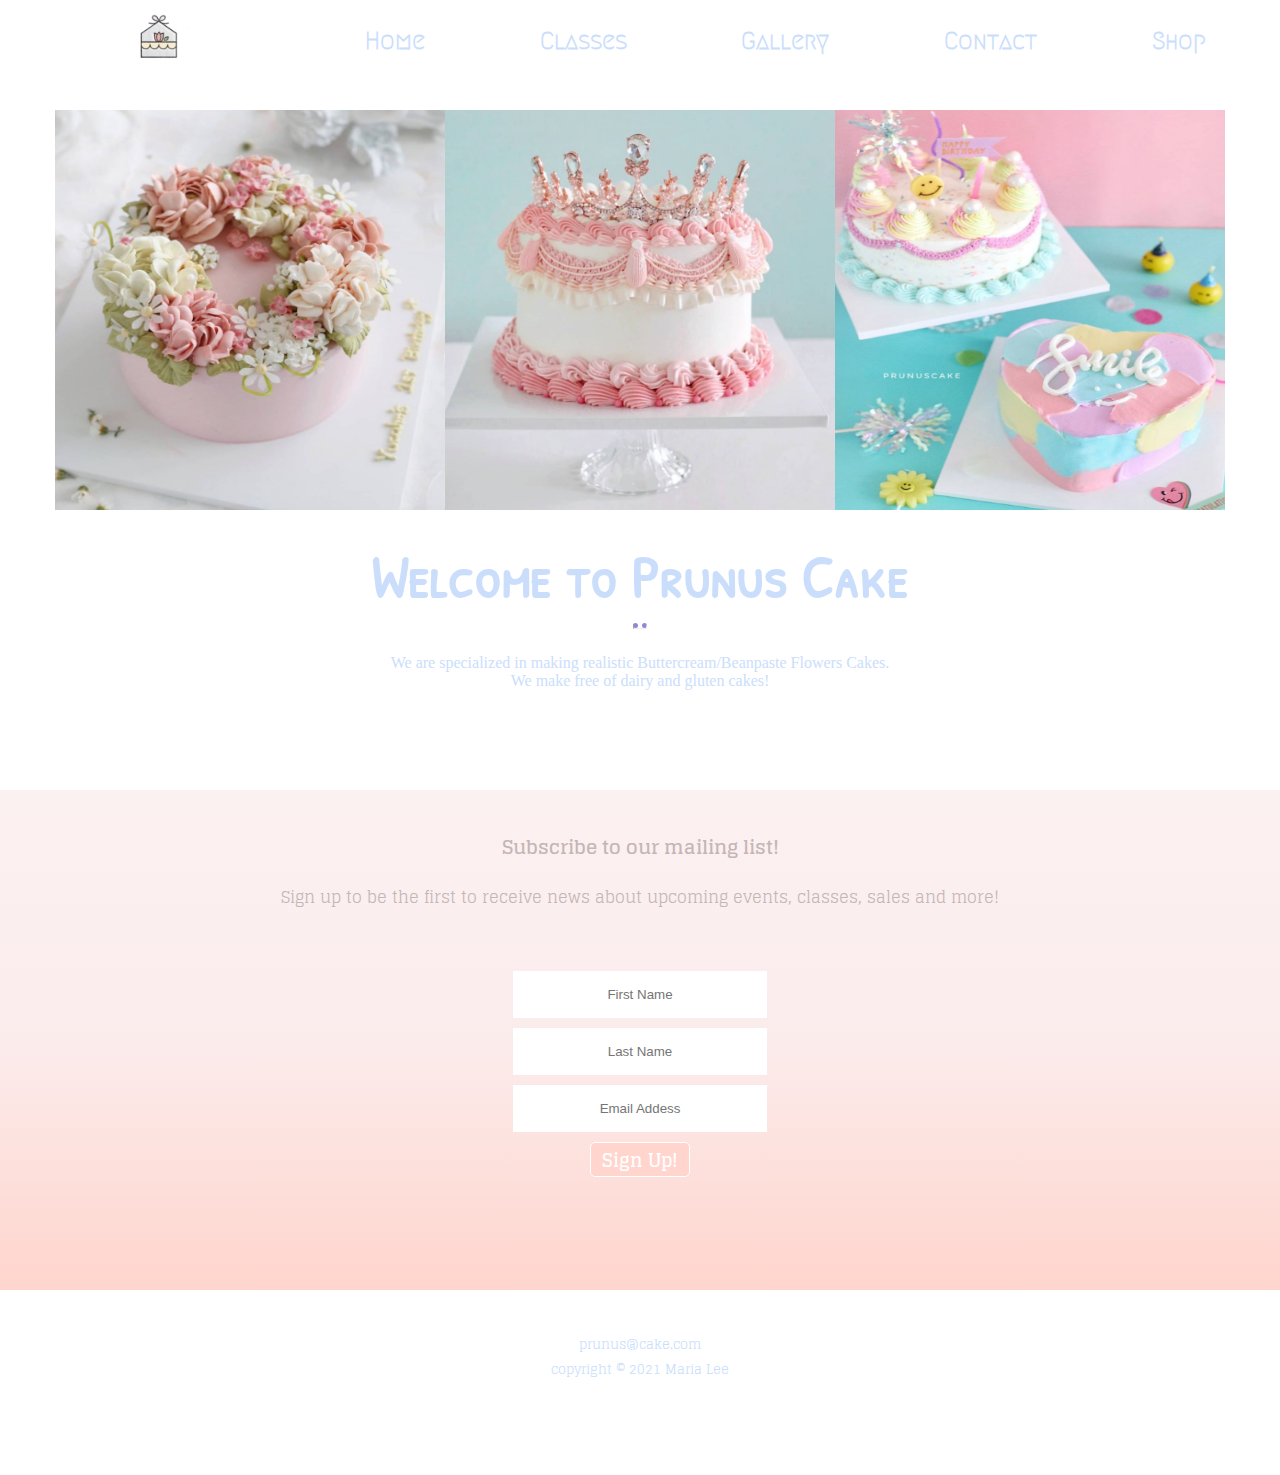
<file: index.html>
<!DOCTYPE html>
<html lang="en">
<head>
    <meta charset="UTF-8">
    <meta http-equiv="X-UA-Compatible" content="IE=edge">
    <meta name="viewport" content="width=device-width, initial-scale=1.0">
    <meta name="description" content="This is main page of Prunus Cake">
	<meta name="keywords" content="cakes, flower cakes,custom cakes, cake class">
	<meta name="author" content="Maria Lee">
    <link rel="stylesheet" href="style2.css">
    <link rel="preconnect" href="https://fonts.gstatic.com">
<link href="https://fonts.googleapis.com/css2?family=Arima+Madurai:wght@100&family=Cormorant+SC:wght@500&family=Spectral+SC:wght@200&display=swap" rel="stylesheet">
<link rel="shortcut icon" href="img/3.png" type="image/x-icon">
<link rel="stylesheet" href="https://use.fontawesome.com/releases/v5.15.2/css/all.css" integrity="sha384-vSIIfh2YWi9wW0r9iZe7RJPrKwp6bG+s9QZMoITbCckVJqGCCRhc+ccxNcdpHuYu" crossorigin="anonymous">
<link href="https://fonts.googleapis.com/css2?family=Cabin+Sketch&family=Glegoo&family=Nanum+Myeongjo&display=swap" rel="stylesheet">    
<link href="https://fonts.googleapis.com/css2?family=Coming+Soon&family=Kalam:wght@300&family=Nerko+One&display=swap" rel="stylesheet">
<link href="https://fonts.googleapis.com/css2?family=Aclonica&family=Charm&family=Gruppo&family=Lemonada:wght@300&family=Megrim&family=Petit+Formal+Script&family=Tenali+Ramakrishna&display=swap" rel="stylesheet">
<link href="https://fonts.googleapis.com/css2?family=Coming+Soon&family=Dokdo&family=Handlee&family=Nerko+One&family=Neucha&family=Patrick+Hand&display=swap" rel="stylesheet">
<link href="https://fonts.googleapis.com/css2?family=Coming+Soon&family=Patrick+Hand+SC&display=swap" rel="stylesheet">
<title>Prunus Cake :: HOME</title>
</head>
<body>
    <div class="aboutCake">
        <div class="cakem">
            <img  src="img/cakeMain1.png" alt="main1">

        </div>
        <div class="cakem">
            <img src="img/cakeMain2.png" alt="main2">

        </div>
        <div class="cakem">
            <img src="img/cakeMain3.png" alt="main3">

        </div>
     </div>
    
<nav>
        <ul>
            <li class="prunusImg"><a href="index.html"><img class="prunusLogo" src="img/ro.png" alt="prunusLogo"></a></li>
            <li><a href="index.html">Home</a></li>
            <li><a href="classes.html">Classes</a></li> 
            <li><a href="gallery.html">Gallery</a></li>
            <li><a href="contact.html">Contact</a></li>
            <li><a href="shop.html">Shop</a></li>
        </ul>

</nav>

<div>
<section>
    <h2>Welcome to Prunus Cake</h2>  
    <hr class="border">
    
    <p class="d2">We are specialized in making realistic Buttercream/Beanpaste Flowers Cakes. </p>
      <p>  We make free of dairy and gluten cakes!</p>
</section>
</div>




<div class="container">
    <h3>Subscribe to our mailing list!</h3>
    <p>Sign up to be the first to receive news about upcoming events, classes, sales and more!</p>
    <div class="inputBox">
        <input type="text" placeholder="First Name">
        <input type="text" placeholder="Last Name">
        <input type="text" placeholder="Email Addess">
        <input class="submit" type="submit" name="signup" value="Sign Up!">
    </div>
</div>


<footer>
    <ul>
        <li><p class="icon"><a href="https://www.instagram.com/prunus_cake/"><i class="fab fa-instagram"></i></a></p> </li>
        <li><p class="email"><a href="mailto:prunus@cake.com">prunus@cake.com</a></p></li>
        <li><p class="copyRight">  copyright &copy; 2021 Maria Lee</p>   </li> 
    </ul>
</footer>

</body>
</html>
</file>
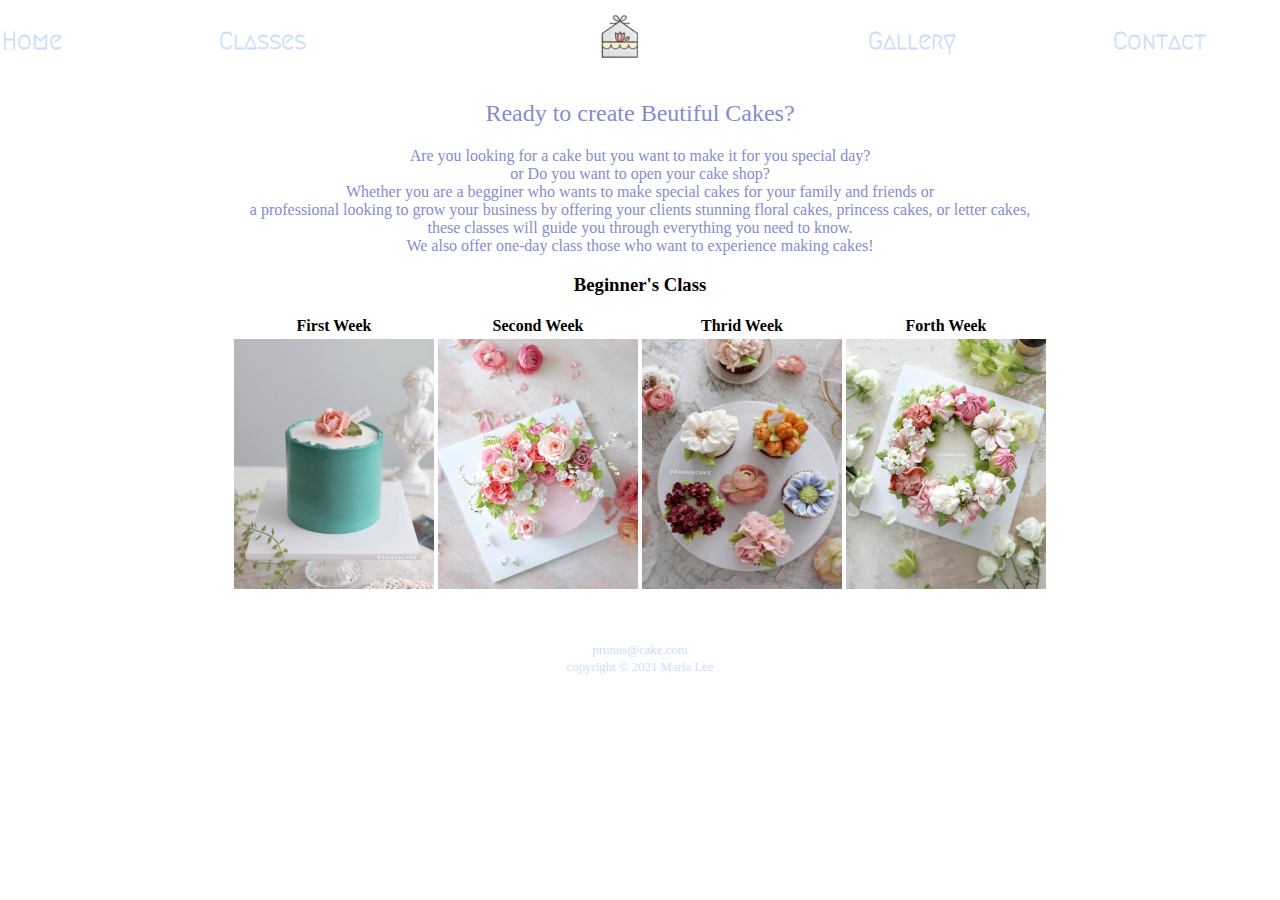
<file: classes.html>
<!DOCTYPE html>
<html lang="en">
<head>
    <meta charset="UTF-8">
    <meta http-equiv="X-UA-Compatible" content="IE=edge">
    <meta name="viewport" content="width=device-width, initial-scale=1.0">
    <meta name="description" content="We offer class to make cakes.">
	<meta name="author" content="Maria Lee">
    <link rel="stylesheet" href="style2.css">
    <link rel="stylesheet" href="classes.css">
    <link rel="preconnect" href="https://fonts.gstatic.com">
<link href="https://fonts.googleapis.com/css2?family=Arima+Madurai:wght@100&family=Cormorant+SC:wght@500&family=Spectral+SC:wght@200&display=swap" rel="stylesheet">
<link rel="shortcut icon" href="img/3.png" type="image/x-icon">
<link rel="stylesheet" href="https://use.fontawesome.com/releases/v5.15.2/css/all.css" integrity="sha384-vSIIfh2YWi9wW0r9iZe7RJPrKwp6bG+s9QZMoITbCckVJqGCCRhc+ccxNcdpHuYu" crossorigin="anonymous">
<link href="https://fonts.googleapis.com/css2?family=Aclonica&family=Charm&family=Gruppo&family=Lemonada:wght@300&family=Megrim&family=Petit+Formal+Script&family=Tenali+Ramakrishna&display=swap" rel="stylesheet">
<link href="https://fonts.googleapis.com/css2?family=Coming+Soon&family=Patrick+Hand+SC&display=swap" rel="stylesheet">  
<title>Prunus Cake :: HOME</title>
</head>
<body>

<nav>
        <ul>
            <li><a href="index.html">Home</a></li>
            <li><a href="classes.html">Classes</a></li>
            <li class="prunusImg"><a href="index.html"><img class="prunusLogo" src="img/ro.png" alt="prunusLogo"></a></li>
            <li><a href="gallery.html">Gallery</a></li>
            <li><a href="contact.html">Contact</a></li>
        </ul>

</nav>

<div class="course">
<h2>Ready to create Beutiful Cakes?</h2>
<p>Are you looking for a cake but you want to make it for you special day? <br>or Do you want to open your cake shop?
    <br>Whether you are a begginer who wants to make special cakes for your family and friends or 
    <br>a professional looking to grow your business by offering your clients stunning floral cakes, princess cakes, 
    or letter cakes, <br> these classes will guide you through everything you need to know.
   <br> We also offer one-day class those who want to experience making cakes!
</p>
</div>

<h3>Beginner's Class</h3>

<div>

    <table>
        <tr>
            <th>First Week</th>
            <th>Second Week</th>
            <th>Thrid Week</th>
            <th>Forth Week</th>
        </tr>
        <tr>
            <td><img src="img/w1.png" alt="wk"></td>
            <td><img src="img/w2.png" alt="w2"></td>
            <td><img src="img/flowercupcake.png" alt="cupcake"></td>
            <td><img src="img/w4.png" alt="w4"></td>
        </tr>
        <tr>
            <td></td>
        </tr>
    </table>
</div>
<footer>
    <ul>
        <li><p class="icon"><a href="https://www.instagram.com/prunus_cake/"><i class="fab fa-instagram"></i></a></p> </li>
        <li><p class="email"><a href="mailto:prunus@cake.com">prunus@cake.com</a></p></li>
        <li><p class="copyRight">  copyright &copy; 2021 Maria Lee</p>   </li> 
    </ul>
    
    

</footer>
</body>
</html>
</file>
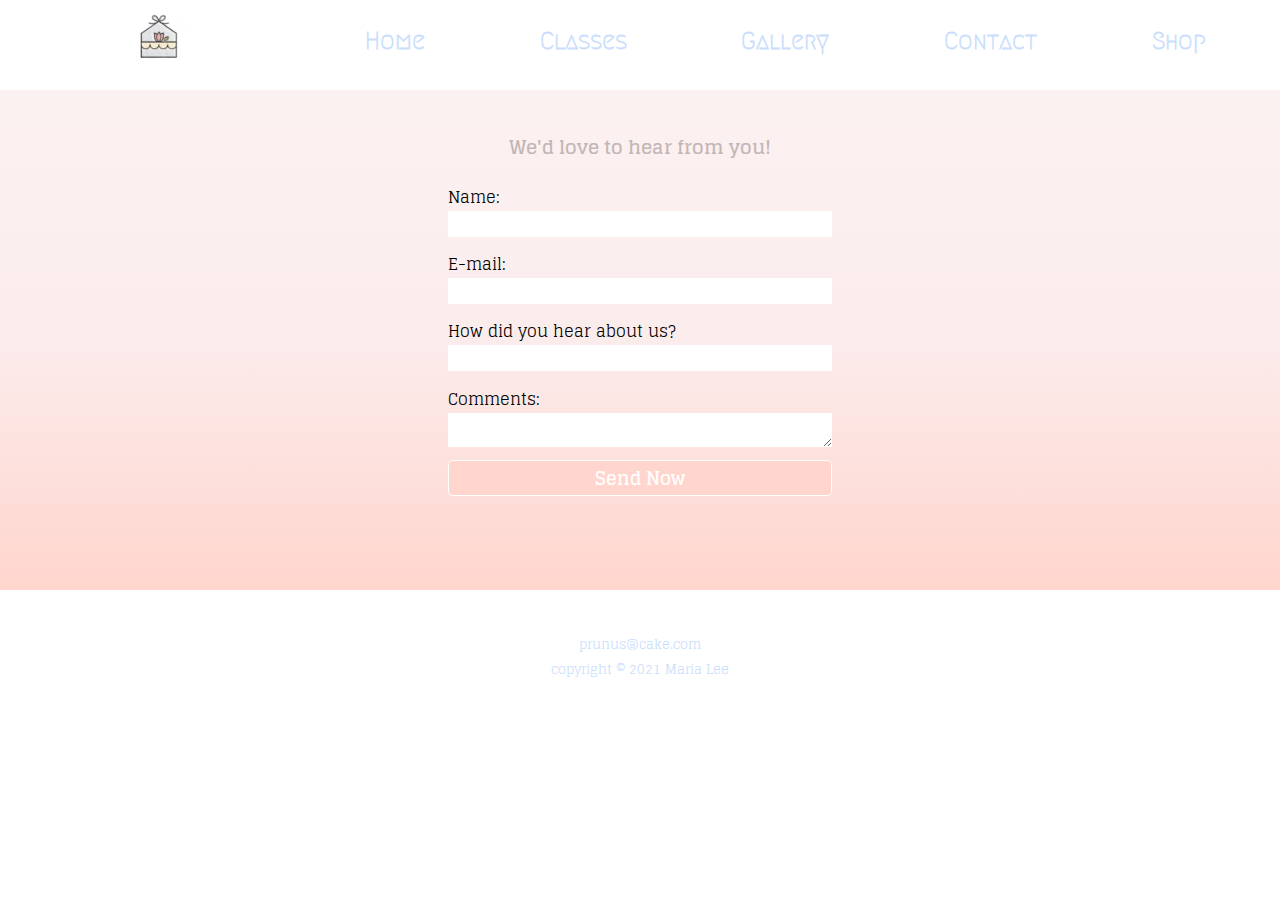
<file: contact.html>
<!DOCTYPE html>
<html lang="en">
<head>
    <meta charset="UTF-8">
    <meta http-equiv="X-UA-Compatible" content="IE=edge">
    <meta name="viewport" content="width=device-width, initial-scale=1.0">
    <meta name="description" content="This is a contact page where you can contact us.">
	<meta name="author" content="Maria Lee">
    <link rel="stylesheet" href="style2.css">
    <link rel="stylesheet" href="contact.css">
    <link rel="preconnect" href="https://fonts.gstatic.com">
    <link href="https://fonts.googleapis.com/css2?family=Arima+Madurai:wght@100&family=Cormorant+SC:wght@500&family=Spectral+SC:wght@200&display=swap" rel="stylesheet">
    <link rel="shortcut icon" href="img/3.png" type="image/x-icon">
    <link rel="stylesheet" href="https://use.fontawesome.com/releases/v5.15.2/css/all.css" integrity="sha384-vSIIfh2YWi9wW0r9iZe7RJPrKwp6bG+s9QZMoITbCckVJqGCCRhc+ccxNcdpHuYu" crossorigin="anonymous">
    <link href="https://fonts.googleapis.com/css2?family=Cabin+Sketch&family=Glegoo&family=Nanum+Myeongjo&display=swap" rel="stylesheet">    
    <link href="https://fonts.googleapis.com/css2?family=Coming+Soon&family=Kalam:wght@300&family=Nerko+One&display=swap" rel="stylesheet">
    <link href="https://fonts.googleapis.com/css2?family=Aclonica&family=Charm&family=Gruppo&family=Lemonada:wght@300&family=Megrim&family=Petit+Formal+Script&family=Tenali+Ramakrishna&display=swap" rel="stylesheet">
    <link href="https://fonts.googleapis.com/css2?family=Coming+Soon&family=Dokdo&family=Handlee&family=Nerko+One&family=Neucha&family=Patrick+Hand&display=swap" rel="stylesheet">
    <link href="https://fonts.googleapis.com/css2?family=Coming+Soon&family=Patrick+Hand+SC&display=swap" rel="stylesheet">
    <title>Prunus Cake :: CONTACT</title>
</head>
<body>

<nav>
    <ul>
        <li class="prunusImg"><a href="index.html"><img class="prunusLogo" src="img/ro.png" alt="prunusLogo"></a></li>
        <li><a href="index.html">Home</a></li>
        <li><a href="classes.html">Classes</a></li> 
        <li><a href="gallery.html">Gallery</a></li>
        <li><a href="contact.html">Contact</a></li>
        <li><a href="shop.html">Shop</a></li>
    </ul>

</nav>

<div class="container">
    <h3>We'd love to hear from you!</h3>
<form action="https://webdevbasics.net/scripts/yoga.php">
    <label id="myName" for="myName" >Name:</label>
    <input type="text"  name="myName" required>
    <label id="Email"  for="Email">E-mail:</label>
    <input type="text"  name="myEmail" required >
    <label id="interest" for="interest">How did you hear about us?</label>
    <input  type="text"  name="myRefer" required>
    <label id="Comments" for="Comments">Comments:</label>
    <textarea name="myComments" cols="20" rows="2" required></textarea>
    <input class="send" type="submit" value="Send Now" id="mySubmit">
</form>
</div>
<footer>
    <ul>
        <li><p class="icon"><a href="https://www.instagram.com/prunus_cake/"><i class="fab fa-instagram"></i></a></p> </li>
        <li><p class="email"><a href="mailto:prunus@cake.com">prunus@cake.com</a></p></li>
        <li><p class="copyRight">  copyright &copy; 2021 Maria Lee</p>   </li> 
    </ul>
    
    

</footer>
</body>
</html>
</file>
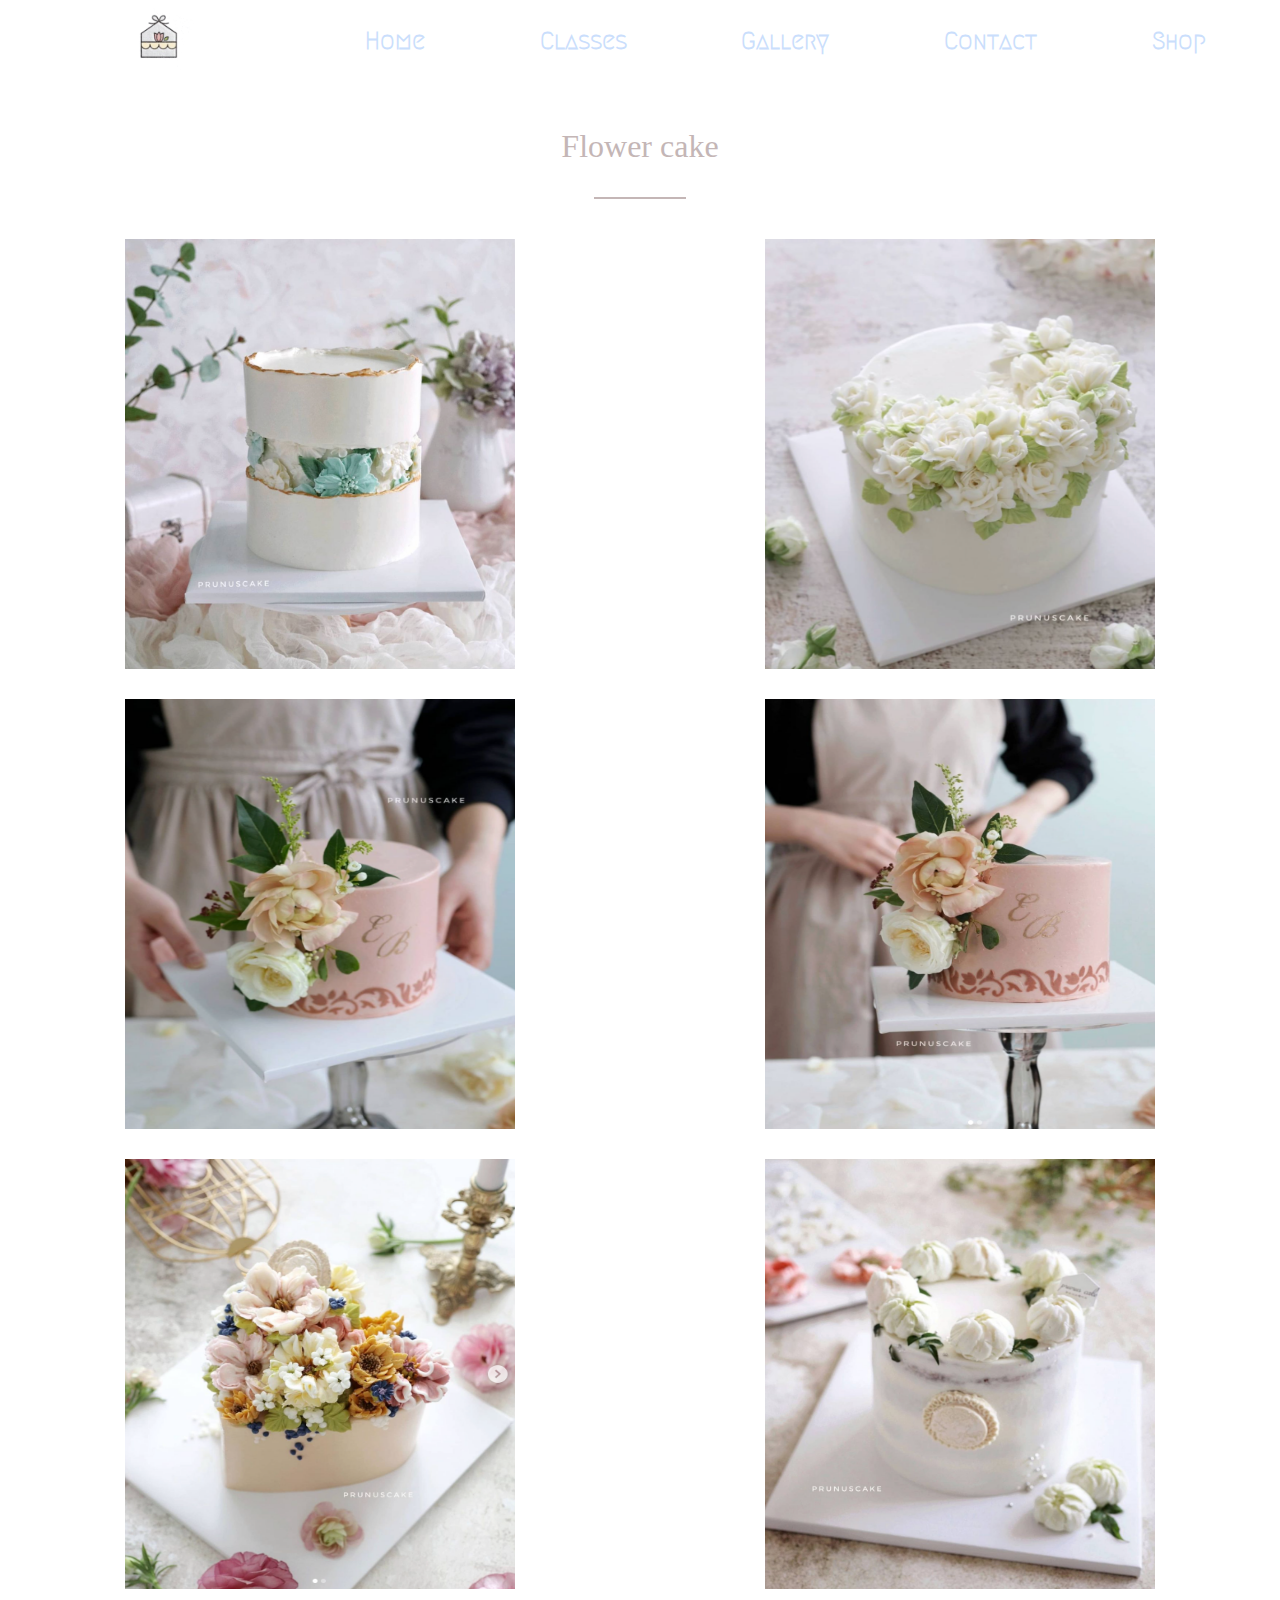
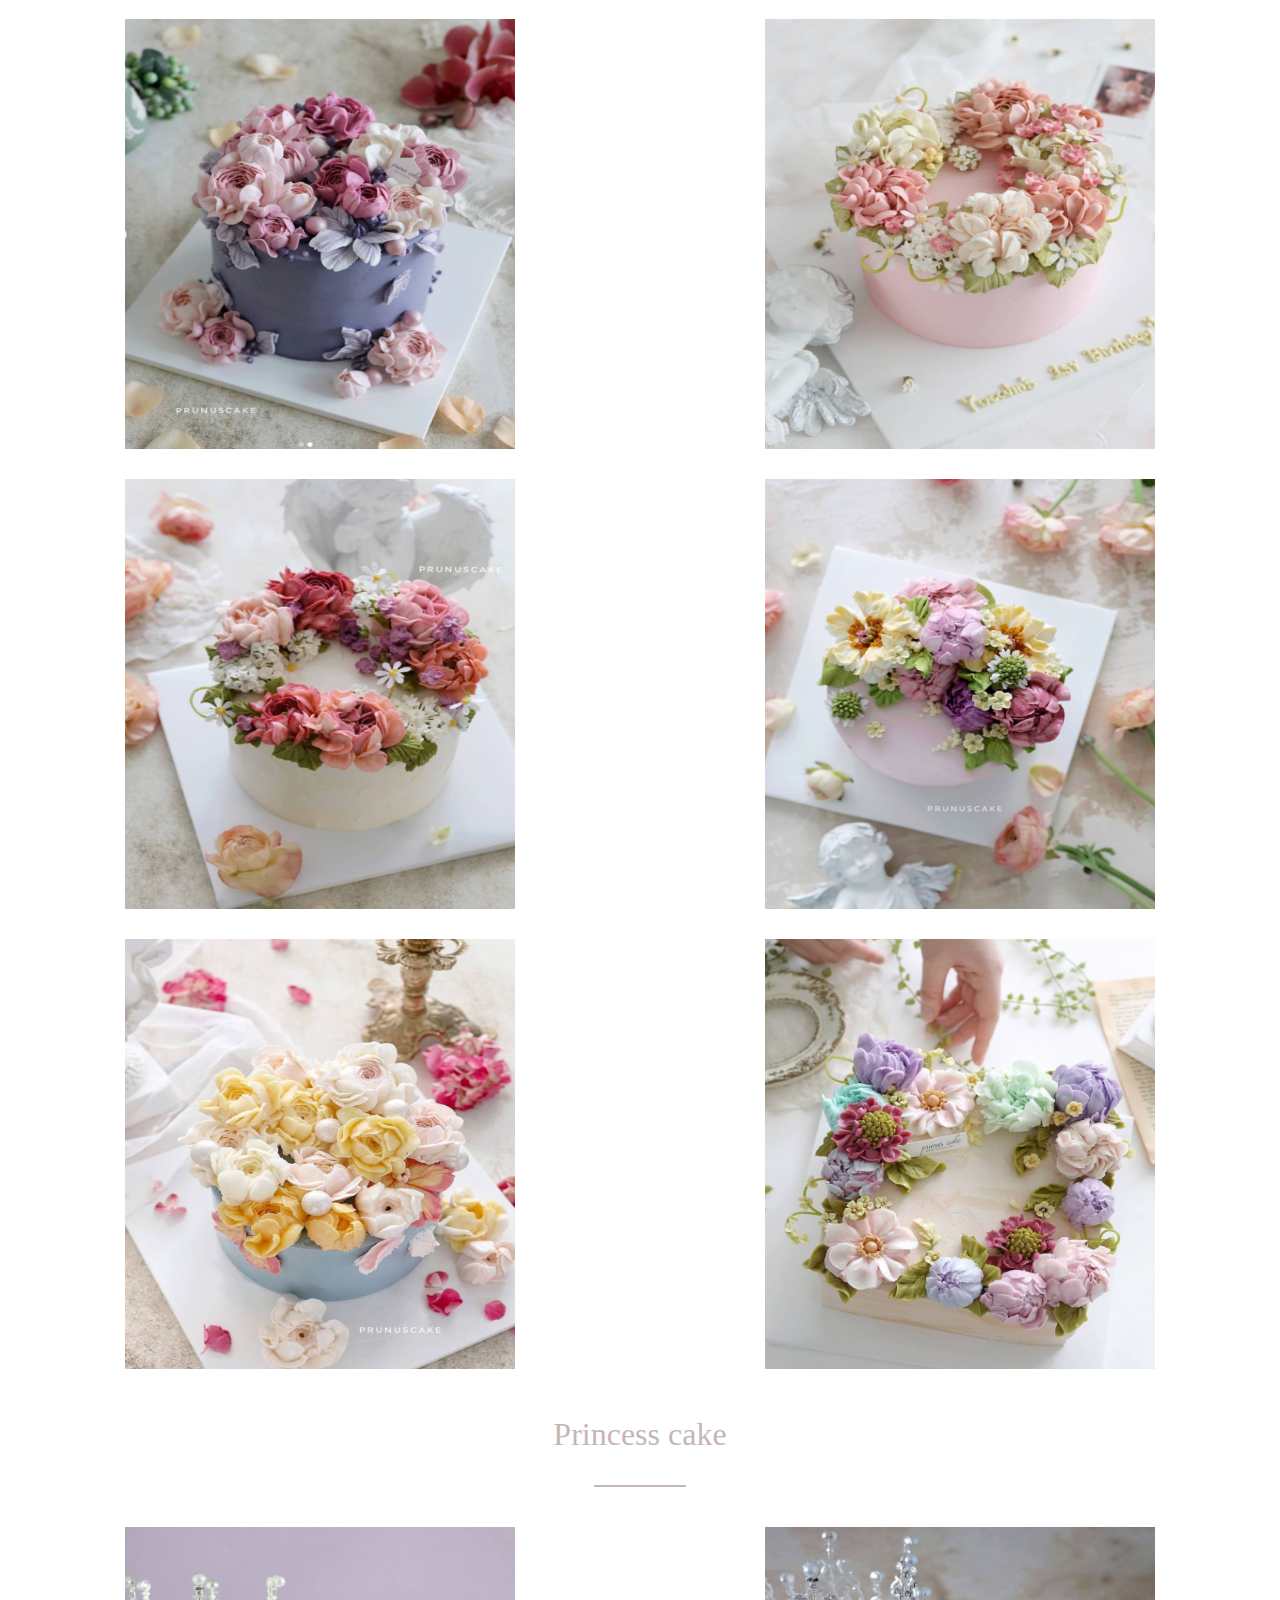
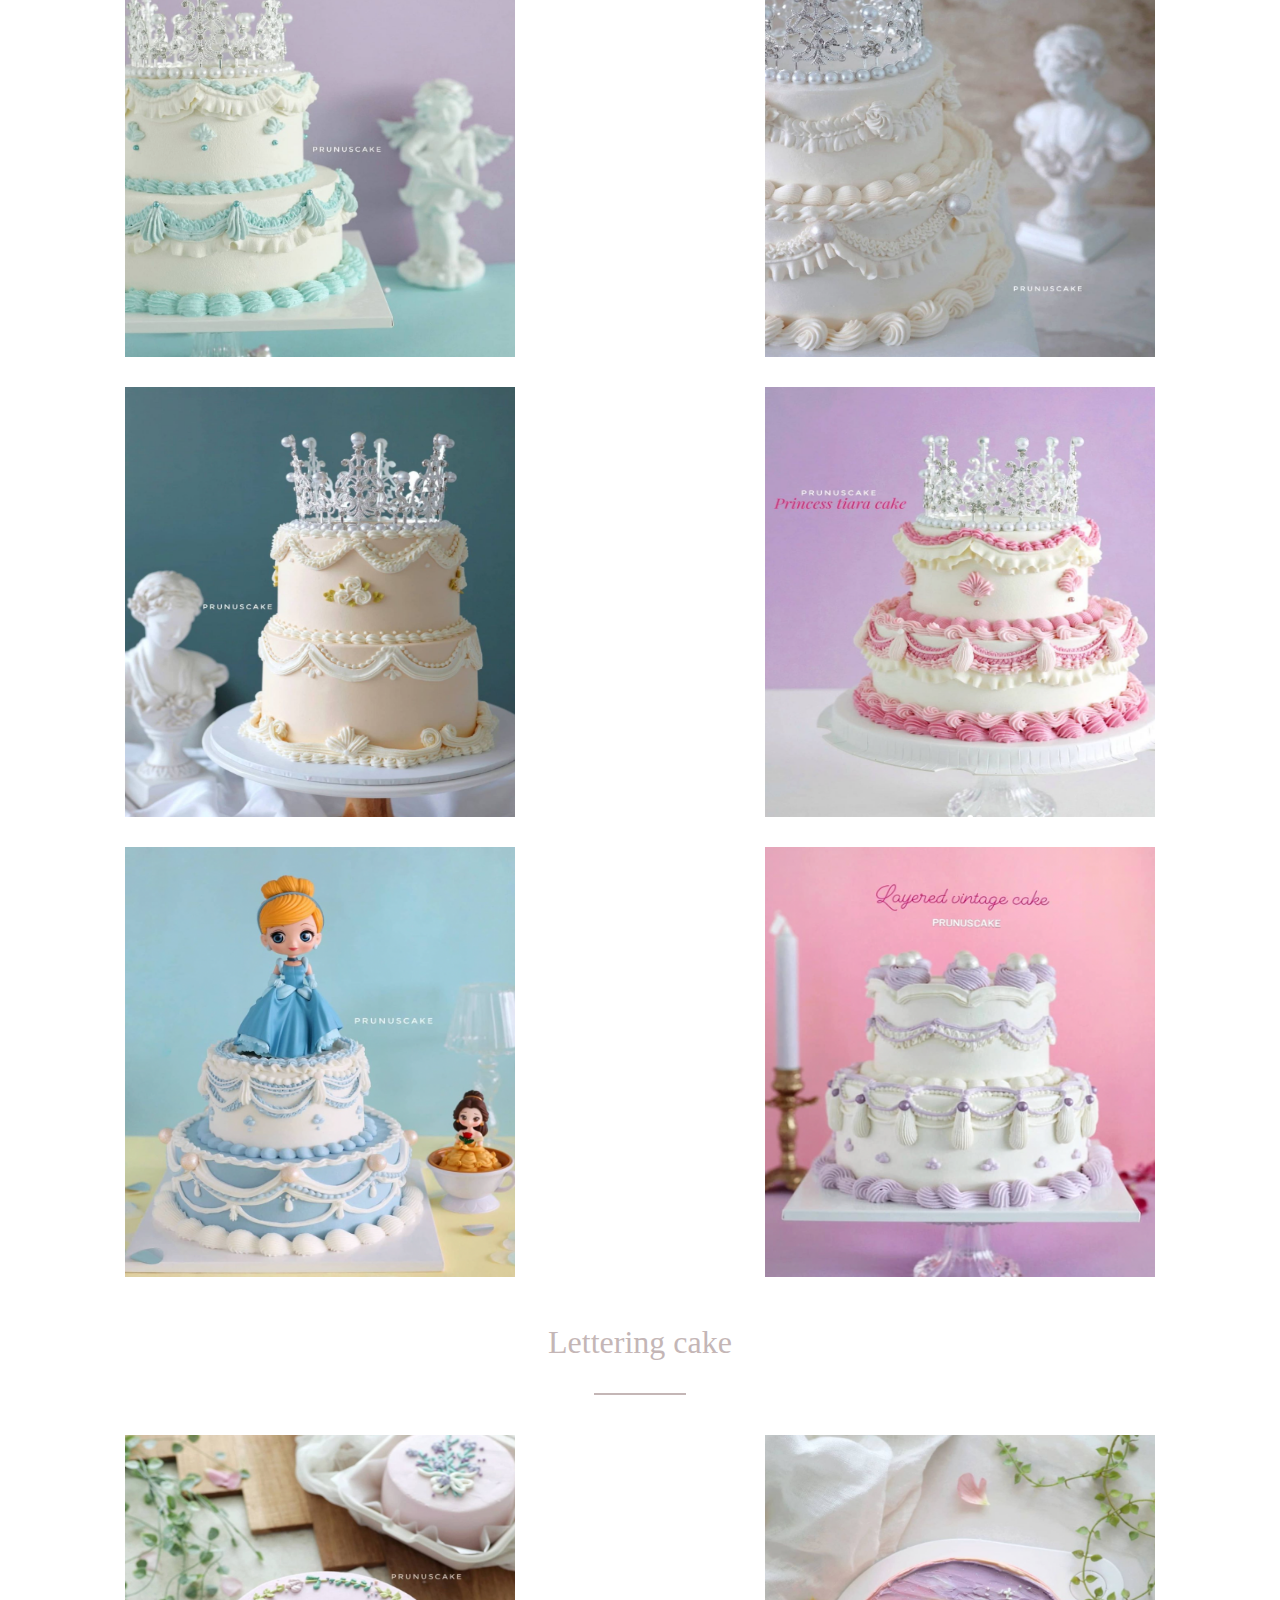
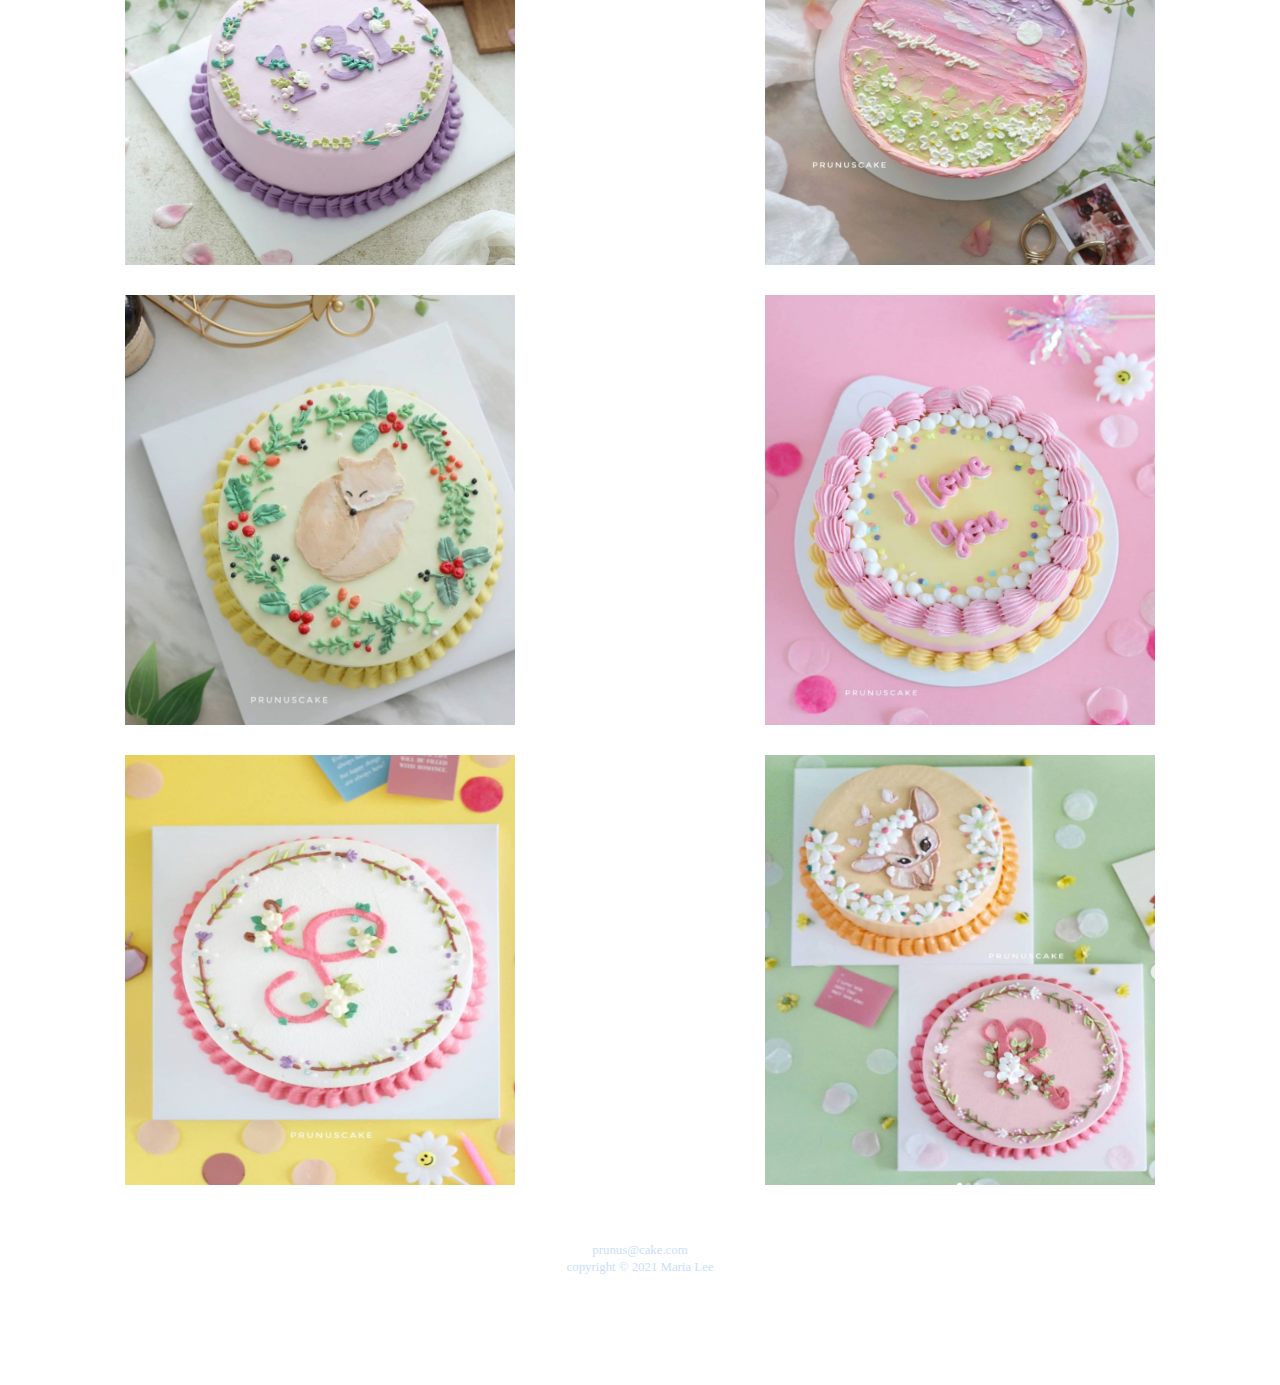
<file: gallery.html>
<!DOCTYPE html>
<html lang="en">
<head>
    <meta charset="UTF-8">
    <meta http-equiv="X-UA-Compatible" content="IE=edge">
    <meta name="viewport" content="width=device-width, initial-scale=1.0">
    <meta name="description" content="This is a gallery page where you can browser cake images.">
	<meta name="author" content="Maria Lee">
    <link rel="stylesheet" href="style2.css">
    <link rel="stylesheet" href="gallery.css">
    <link rel="preconnect" href="https://fonts.gstatic.com">
<link href="https://fonts.googleapis.com/css2?family=Arima+Madurai:wght@100&family=Cormorant+SC:wght@500&family=Spectral+SC:wght@200&display=swap" rel="stylesheet">
<link rel="shortcut icon" href="img/favicon.png" type="image/x-icon">
<link rel="stylesheet" href="https://use.fontawesome.com/releases/v5.15.2/css/all.css" integrity="sha384-vSIIfh2YWi9wW0r9iZe7RJPrKwp6bG+s9QZMoITbCckVJqGCCRhc+ccxNcdpHuYu" crossorigin="anonymous">
<link href="https://fonts.googleapis.com/css2?family=Aclonica&family=Charm&family=Gruppo&family=Lemonada:wght@300&family=Megrim&family=Petit+Formal+Script&family=Tenali+Ramakrishna&display=swap" rel="stylesheet">  
    <title>Prunus Cake :: GALLERY</title>
</head>
<body>
    
<nav>
    <ul>
        <li class="prunusImg"><a href="index.html"><img class="prunusLogo" src="img/ro.png" alt="prunusLogo"></a></li>
        <li><a href="index.html">Home</a></li>
        <li><a href="classes.html">Classes</a></li> 
        <li><a href="gallery.html">Gallery</a></li>
        <li><a href="contact.html">Contact</a></li>
        <li><a href="shop.html">Shop</a></li>
    </ul>

</nav>
<h3 class="heading">Flower cake</h3>
<hr>
<div id="flower">
   <img src="img/flower1.png" alt="f1">
   <img src="img/flower2.png" alt="f2">
   <img src="img/flower3.png" alt="f3">
   <img src="img/flower4.png" alt="f4">
   <img src="img/flower5.png" alt="f5">
   <img src="img/flower6.png" alt="f6">
   <img src="img/flower7.png" alt="f7">
   <img src="img/flower8.png" alt="f8">
   <img src="img/flower9.png" alt="f9">
   <img src="img/flower10.png" alt="f10">
   <img src="img/flower11.png" alt="f11">
   <img src="img/flower12.png" alt="f12">
   
   
</div>
<h3>Princess cake</h3>
<hr>
<div id="princess">

   <img src="img/princess1.png" alt="p1">
   <img src="img/princess2.png" alt="p2">
   <img src="img/princess3.png" alt="p3">
   <img src="img/princess4.png" alt="p4">
   <img src="img/princess5.png" alt="p5">
   <img src="img/princess6.png" alt="p6">
</div>

<h3>Lettering cake</h3>
<hr>
<div id="lettering">

    <img src="img/letter1.png" alt="l1">
    <img src="img/letter2.png" alt="l2">
    <img src="img/letter3.png" alt="l3">
    <img src="img/letter4.png" alt="l4">
    <img src="img/letter5.png" alt="l5">
    <img src="img/letter6.png" alt="l6">
</div>


<footer>
    <ul>
        <li><p class="icon"><a href="https://www.instagram.com/prunus_cake/"><i class="fab fa-instagram"></i></a></p> </li>
        <li><p class="email"><a href="mailto:prunus@cake.com">prunus@cake.com</a></p></li>
        <li><p class="copyRight">  copyright &copy; 2021 Maria Lee</p>   </li> 
    </ul>
    
    

</footer>
</body>
</html>
</file>
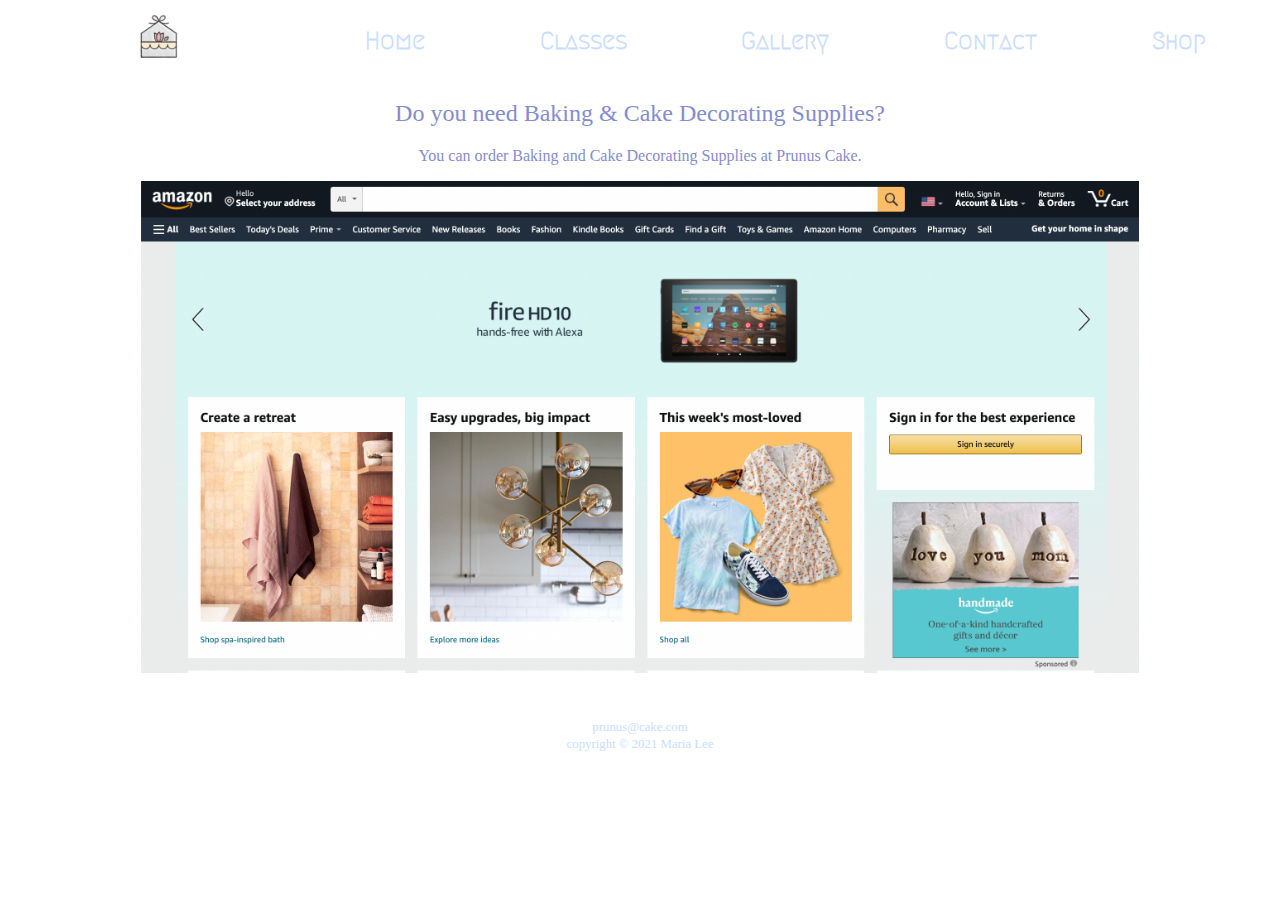
<file: shop.html>
<!DOCTYPE html>
<html lang="en">
<head>
    <meta charset="UTF-8">
    <meta http-equiv="X-UA-Compatible" content="IE=edge">
    <meta name="viewport" content="width=device-width, initial-scale=1.0">
    <meta name="description" content="This page will open amazon page to shop supplies.">
	<meta name="author" content="Maria Lee">
    <link rel="stylesheet" href="style2.css">
    <link rel="stylesheet" href="classes.css">
    <link rel="preconnect" href="https://fonts.gstatic.com">
<link href="https://fonts.googleapis.com/css2?family=Arima+Madurai:wght@100&family=Cormorant+SC:wght@500&family=Spectral+SC:wght@200&display=swap" rel="stylesheet">
<link rel="shortcut icon" href="img/3.png" type="image/x-icon">
<link rel="stylesheet" href="https://use.fontawesome.com/releases/v5.15.2/css/all.css" integrity="sha384-vSIIfh2YWi9wW0r9iZe7RJPrKwp6bG+s9QZMoITbCckVJqGCCRhc+ccxNcdpHuYu" crossorigin="anonymous">
<link href="https://fonts.googleapis.com/css2?family=Aclonica&family=Charm&family=Gruppo&family=Lemonada:wght@300&family=Megrim&family=Petit+Formal+Script&family=Tenali+Ramakrishna&display=swap" rel="stylesheet">
<link href="https://fonts.googleapis.com/css2?family=Coming+Soon&family=Patrick+Hand+SC&display=swap" rel="stylesheet">  
<title>Prunus Cake :: SHOP</title>
</head>
<body>

<nav>
            <ul>
                <li class="prunusImg"><a href="index.html"><img class="prunusLogo" src="img/ro.png" alt="prunusLogo"></a></li>
                <li><a href="index.html">Home</a></li>
                <li><a href="classes.html">Classes</a></li> 
                <li><a href="gallery.html">Gallery</a></li>
                <li><a href="contact.html">Contact</a></li>
                <li><a href="shop.html">Shop</a></li>
            </ul>

</nav>

<div class="course">
<h2>Do you need Baking & Cake Decorating Supplies?</h2>
<p>You can order Baking and Cake Decorating Supplies at Prunus Cake.</p>
</div>



<div class="amazondiv">

    <a href="http://www.amazon.com"><img class="amazon" src="img/amazon.png" alt="amazon"></a>
</div>
<footer>
    <ul>
        <li><p class="icon"><a href="https://www.instagram.com/prunus_cake/"><i class="fab fa-instagram"></i></a></p> </li>
        <li><p class="email"><a href="mailto:prunus@cake.com">prunus@cake.com</a></p></li>
        <li><p class="copyRight">  copyright &copy; 2021 Maria Lee</p>   </li> 
    </ul>
    
    

</footer>
</body>
</html>
</file>
<file: style2.css>
body {
    margin: 0;
}
.header {
    position: relative;
    max-width: 100%;
    height: 50vh;
    overflow: hidden;
    margin: auto;
}
.header #mainBadge {
    position: absolute;
    top: 0;
    left: 0;
    right: 0;
    max-width: 100%;
    height: 100%;
    background: url("img/h2.jpg");
    background-repeat: no-repeat;
    background-size: 100% 100%;
    margin-top: 3em;

}


section{
    padding: 10px 10px 10px 10px;
    
}
section h2 {
    font-family: 'Patrick Hand SC', cursive;
    font-size: 3.7em;
    text-align: center;
    color:#cadefc;
    margin: 0 0;
}
section p {
    
    font-family: 'Coming Soon', cursive;
    font-size: 1em;
    font-weight: lighter;
    margin:0;
    color:#cadefc;
    padding: 0;
}

section .d2 {
    padding: 0 80px 0 80px;
}


h1 {
    margin-left: 30px;
}
p, h3{
    font-family: 'Glegoo', serif;
    text-align: center;
}
h1 a {
    padding-top: 200px;
    color: #cabbe9;   
}

.home {
    height: 40vh;
}
nav {
    text-align: right;
    position: fixed;
    font-family: 'Megrim', cursive;
    top: 0;
    left: 0;
    background-color: #FFFFFF;
    width: 100%;
    padding-top: 4px;
    text-align: right;
    height: 3.9em;

}

nav ul{
    list-style-type: none;
    display: flex;
    flex-wrap: wrap;
    justify-content: space-between;
    align-items: center; 
    margin: 0;
    padding: 0.1em;
    font-size: 1.5em;
    font-weight: bolder;
}
nav li {
    padding:0 3em 0 0;
}
.prunusLogo {
    width: 20%;
}
nav .prunusImg {
    text-align: center;
    padding: 0;
}

nav a:link{
    color: #cadefc;
}
nav a:visited{
    color: #cca8e9;
}
nav a:hover{
    font-weight: lighter;
}
nav a .prunusLogo:hover {
    transform: scale(1.2);
}
a{
    text-decoration: none;
}

.img {
    width: 30%;
    margin-top: 10%;    
}
.imgdiv{
    height: 500px;
    background-color: #FFF;
}


.border {
    border-top: 5px dotted #9088d4;
    width: 1%;
    margin-bottom: 25px;
}


/*About Cake div*/
.aboutCake {
    margin: 90px 0 5px 0;
    display:flex;
    align-items: center;
    justify-content: center;
}

.cakem {
    overflow: hidden;
    padding: 0;
    width: 390px;
    height: 400px;
    border:1px none #000;
    float:left;
    margin: 20px 0 10px 0;
}
.cakem img{
    width: 390px;
    height: 400px;
    transition-duration: 0.8s;
    margin: 0 auto;
    display: block;
}
.cakem img:hover {
    transform: scale(1.2);
    -webkit-transform: scale(1.2);
    -moz-transform: scale(1.2);
    z-index: 0;
}

/*Sign Up Div*/
.container {
    margin-top: 90px;
    position: relative;
    height: 500px;
    background-image: linear-gradient(#fcf1f1,#fbecec, #ffd5cd);

  }
  .container p {
      margin-bottom: 60px;
      color: #c4b6b6
  }
  .container h3 {
    padding-top: 40px;
    color: #c4b6b6
  }
  .container div {
    display: flex;
    flex-direction: column;
    justify-content: center;
    align-items: center;

  }
  .inputBox input {
      height: 45px;
      width: 250px;
      margin-bottom: 10px;
      border: 1px none;
      text-align: center;
      color: #c4b6b6;

  }
  .container .submit {
      display: flex;
      justify-content: center;
      align-items: center;   
      border: 1px solid #FFF;
      height: 35px;
      width: 100px;
      font-size: 18px;
      border-radius: 5px;
      background-color: #ffd5cd;
      color: #FFF;
      font-weight: bolder;
      font-family: 'Glegoo', serif;


  }
  .submit:hover{
      background-color: #FFF;
      color:  #ffd5cd;
      border-radius: 5px;
      border: 2px solid #FFF;
      font-weight: bolder;

  }

/*footer*/
footer{
    height:15vh; 
    position: relative;
    padding: 0;
    margin: 40px 0 10px 0;

}
.fa-instagram {
    font-size: 1.5em;
}

footer ul {
   position: absolute;
    bottom:0;
    width: 100%;
   margin: auto;
   list-style-type: none;
   padding: 0;
    top: 0;
}

footer p {
    margin: 0;
    padding: 1px;
    font-size: 0.8em;
    color:#cadefc;
}
footer a:link {
    color: #cadefc;
}
footer a:hover {
    color: #cca8e9;

}
.fab {
    font-size: 2em;
    color:#cadefc;
}
.fab:hover{
    color: #cca8e9;
}

@media screen and (max-width:850px) {

    nav {
        text-align: right;
        position: fixed;
        font-family: 'Megrim', cursive;
        top: 0;
        left: 0;
        background-color: #FFFFFF;
        width: 100%;
        padding-top: 2px;
        text-align: right;
        height: 13em;
    
    }
    
    nav ul{
        list-style-type: none;
        display:flex;
        flex-direction: column;
        padding: 0;
        margin: 0;
        font-weight: bolder;
    }
    nav li{
        font-size: 20px;
        padding: 4px;
    }

    .cakem img {

        overflow: hidden;
        padding: 0;
        width: 80px;
        height: 130px;
        border:1px none #000;
        float:left;
        margin-top: 120px;
    }
    .cakem img:hover {
        transform: scale(1);
        -webkit-transform: scale(1);
        -moz-transform: scale(1);
        z-index: 0;
    }

}

@media screen and (max-width:1065px){
    nav {
        text-align: right;
        position: fixed;
        font-family: 'Megrim', cursive;
        top: 0;
        left: 0;
        background-color: #FFFFFF;
        width: 100%;
        padding-top: 2px;
        margin-bottom: 5px;
        text-align: right;
        height: 15.5em;
    
    }
    
    nav ul{
        list-style-type: none;
        display:flex;
        flex-direction: column;
        padding: 0;
        margin: 0;
        font-weight: bolder;
    }
    nav li{
        font-size: 20px;
        padding: 4px;

    }
    .cakem img {

        overflow: hidden;
        padding: 0;
        width: 100%;
        height: 95%;
        border:1px none #000;
        float:left;
        margin-top: 120px;
    }
    .cakem img:hover {
        transform: scale(1);
        -webkit-transform: scale(1);
        -moz-transform: scale(1);
        z-index: 0;
    }
    
}
</file>
<file: classes.css>
.course {
    margin-top: 100px;
}
.course h2 {  
    text-align: center;
    margin-top: 20px;
    font-family: 'Coming Soon', cursive;
    font-weight: lighter;
    color: #848ccf
}
.course p {
    font-family: 'Coming Soon', cursive;
    color: #848ccf
}
h3 {
    font-family: 'Coming Soon', cursive;
}


table {
    margin: auto;
    font-family: 'Coming Soon', cursive;
}
table img {
    width: 200px;
    height: 250px;
}
/*footer*/
footer{
    height:15vh; 
    position: relative;
    padding: 0;
    margin: 40px 0 10px 0;

}
footer p {
    margin: 0;
    padding: 1px;
    font-size: 0.8em;
    color:#cadefc;
}
footer a:link {
    color: #cadefc;
}
footer a:hover {
    color: #cca8e9;

}
.fab {
    font-size: 2em;
    color:#cadefc;
}
.fab:hover{
    color: #cca8e9;
}
/*shop page*/
.amazon {
    width: 78%;
}
.amazondiv {
width: 100%;
text-align: center;
}
@media screen and (max-width:850px) {
    body {
        margin: 10px;
    }
    .course {
        margin-top: 150px;
    }
    table img {
        width: 115px;
        height: 200px;
    }

}
@media screen and (max-width:1000px) {

    .course {
        padding-top: 100px;
        margin-top: 200px;
    }
    table img {
        width: 115px;
        height: 200px;
    }
}
</file>
<file: contact.css>
.intro {
    margin-top: 140px;
}


/*footer*/
footer{
    height:15vh; 
    position: relative;
    padding: 0;
    margin: 40px 0 10px 0;

}
footer p {
    margin: 0;
    padding: 1px;
    font-size: 0.8em;
    color:#cadefc;
}
footer a:link {
    color: #cadefc;
}
footer a:hover {
    color: #cca8e9;

}
.fab {
    font-size: 2em;
    color:#cadefc;
}
.fab:hover{
    color: #cca8e9;
}

form {
    display: flex;
    flex-direction: column;
    width: 30%;
    margin: auto;
    font-family: 'Glegoo', serif;

}


form input {
    margin-bottom: 1em;
    font-family: 'Glegoo', serif;
    border: #FFF;
    color: #c4b6b6;
}
form textarea {
    margin-bottom:1em ;
    border: #FFF;
    color: #c4b6b6;
}

.container .send {
    display: flex;
    justify-content: center;
    align-items: center;   
    border: 1px solid #FFF;
    font-size: 18px;
    border-radius: 5px;
    background-color: #ffd5cd;
    color: #FFF;
    font-weight: bolder;
    font-family: 'Glegoo', serif;


}
.send:hover{
    background-color: #FFF;
    color:  #ffd5cd;
    border-radius: 5px;
    border: 2px solid #FFF;
    font-weight: bolder;
}

@media screen and (max-width:850px) {
    .container {
        margin-top: 300px;
    }
}
@media screen and (max-width:1000px) {
    .container {
        margin-top: 300px;
    }
}
</file>
<file: gallery.css>
body {
    margin-top: 10%;
}

hr {
    width: 7%;
    border: 0.5px solid #c4b6b6;
    margin-bottom: 25px;
}
#flower h3 {
    margin-top: 300px;
}
h3 {
    color: #c4b6b6;
    font-family: 'Glegoo', serif;
    font-weight: lighter;
    font-size: 2em;
}
div img {
   
    width: 390px;
    height: 430px;
    margin: 15px;

}




#flower {  
    display: grid;
    grid-template-columns: repeat(2, 1fr);
    justify-items: center;
    align-items: center;
}

#princess {
    display: grid;
    grid-template-columns: repeat(2, 1fr);
    justify-items: center;
    align-items: center;
}

#lettering {
    display: grid;
    grid-template-columns: repeat(2, 1fr);
    justify-items: center;
    align-items: center;
}

/*footer*/
footer{
    height:15vh; 
    position: relative;
    margin: 40px 0 10px 0;

}
footer p {
    margin: 0;
    padding: 1px;
    font-size: 0.8em;
    color:#cadefc;
}

footer a:link {
    color: #cadefc;
}
footer a:hover {
    color: #cca8e9;

}
.fab {
    font-size: 2em;
    color:#cadefc;
}
.fab:hover{
    color: #cca8e9;
}


@media  (max-width:850px){
    .heading{
        margin-top: 300px;
    }
    #flower {  
        display: grid;
        grid-template-columns: repeat(1, 1fr);
        justify-items: center;
        align-items: center;
    }
    
    #princess {
        display: grid;
        grid-template-columns: repeat(1, 1fr);
        justify-items: center;
        align-items: center;
    }
    
    #lettering {
        display: grid;
        grid-template-columns: repeat(1, 1fr);
        justify-items: center;
        align-items: center;
    }
}
</file>
